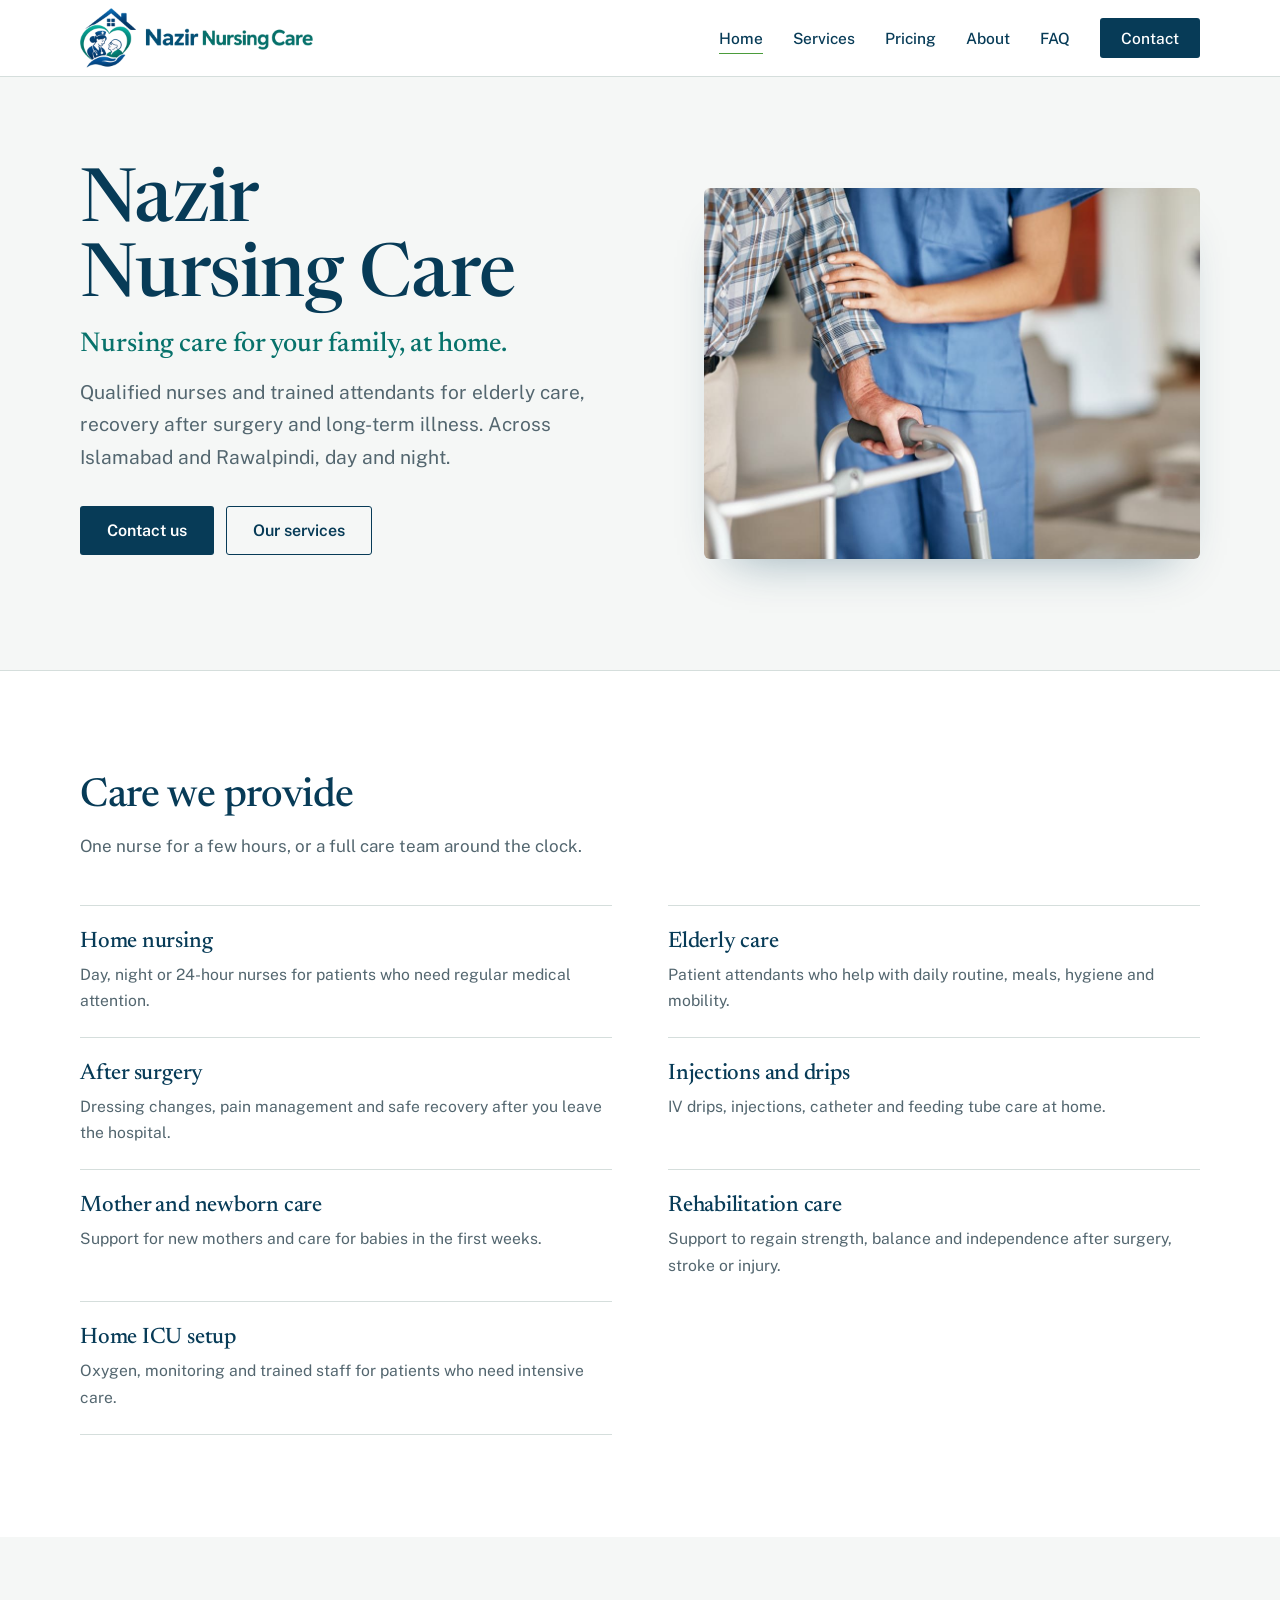
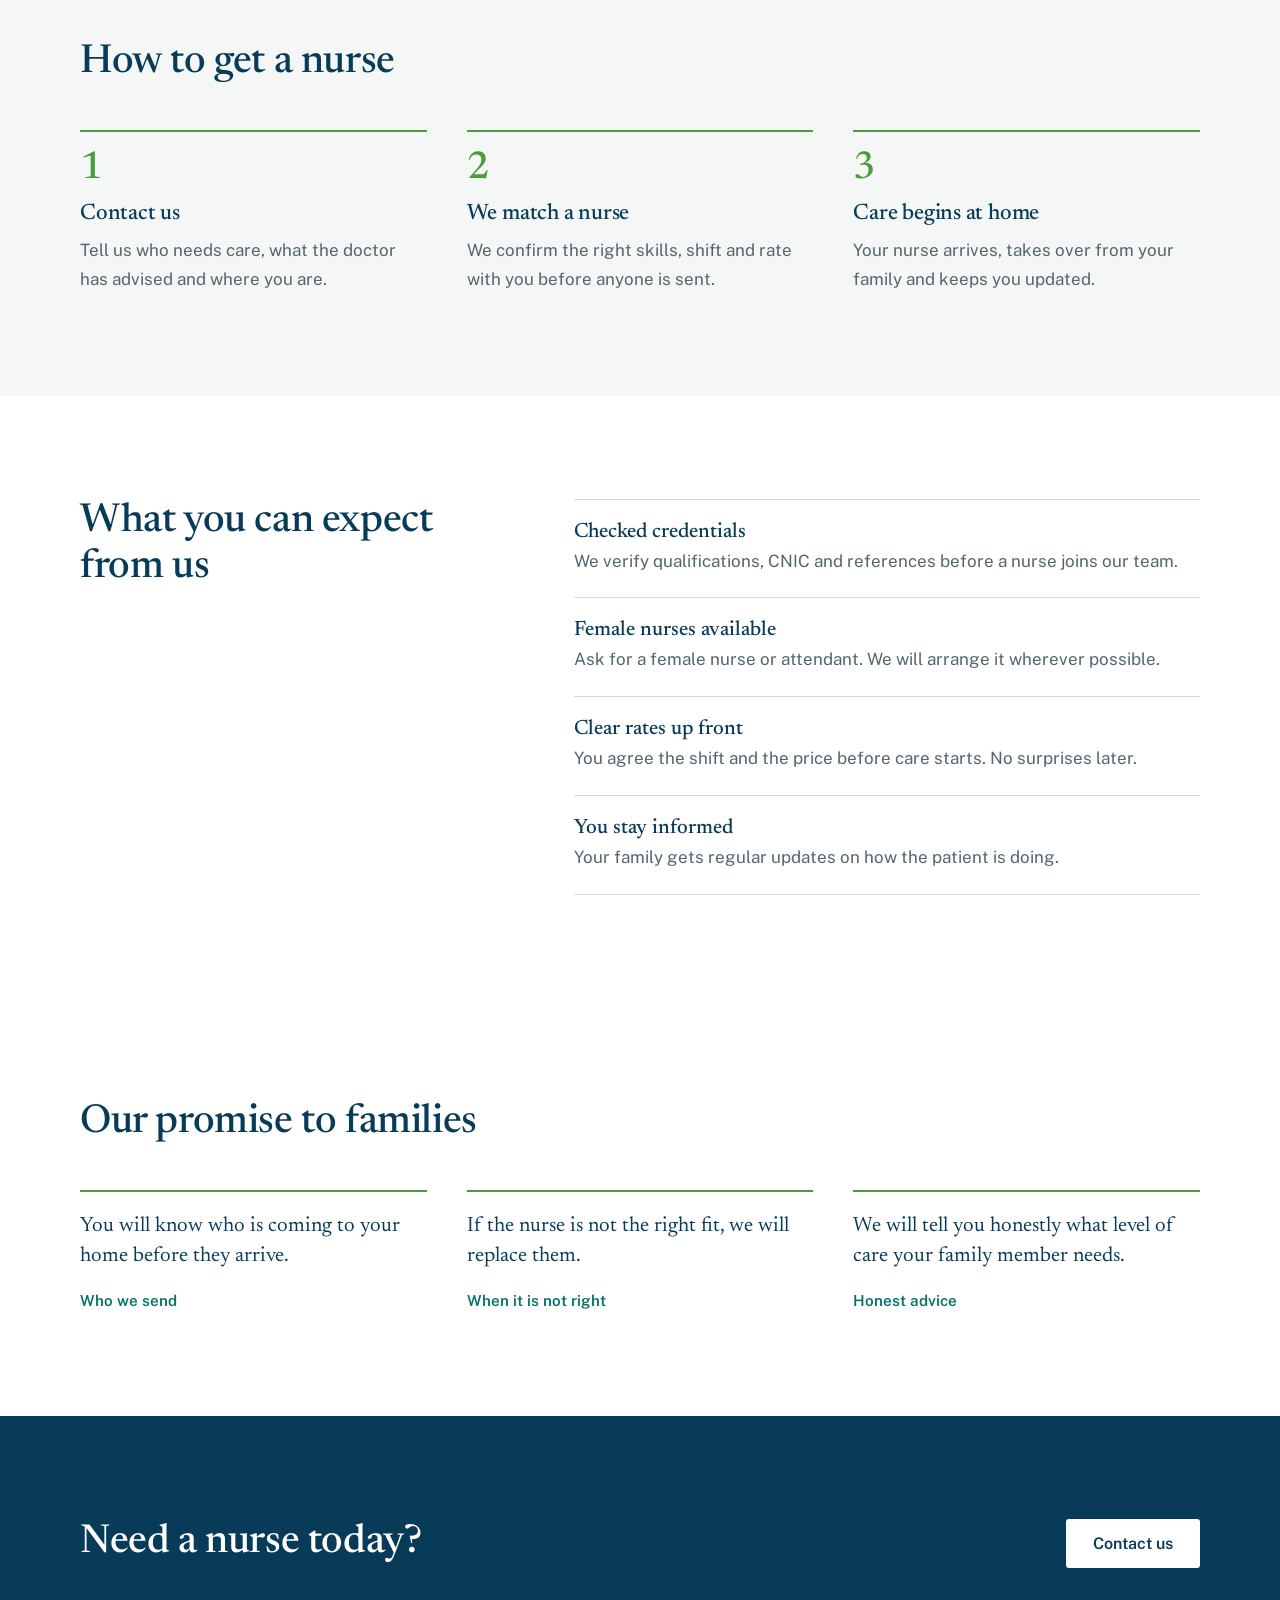
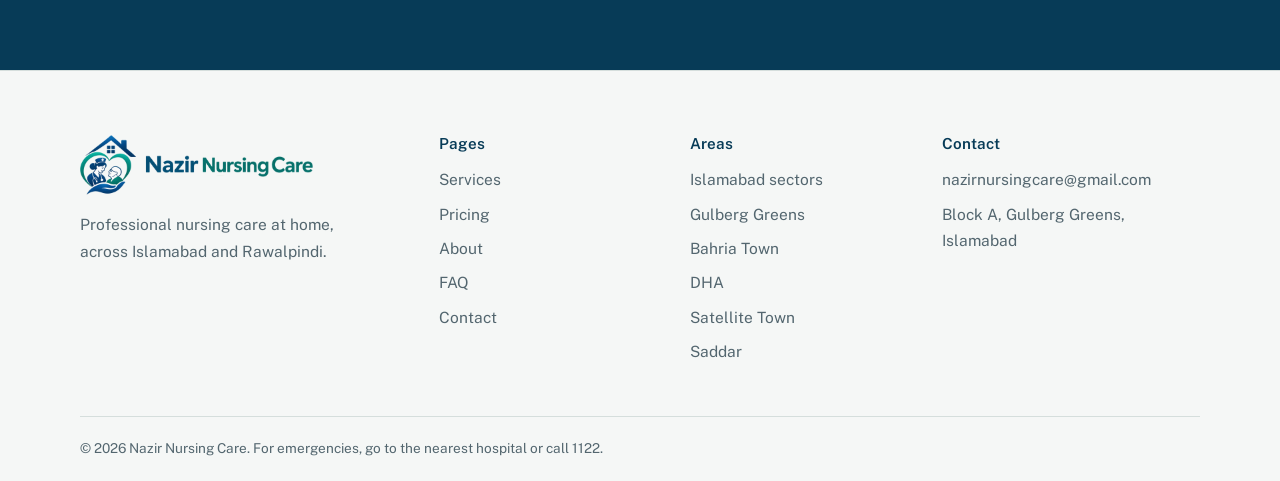
<file: index.html>
<!doctype html>
<html lang="en">
<head>
<meta charset="utf-8">
<meta name="viewport" content="width=device-width,initial-scale=1">
<title>Nazir Nursing Care | Home nursing in Islamabad and Rawalpindi</title>
<meta name="description" content="Qualified nurses and trained attendants for elderly care, post-surgery recovery and long-term illness, in your own home in Islamabad and Rawalpindi.">
<meta property="og:type" content="website">
<meta property="og:site_name" content="Nazir Nursing Care">
<meta property="og:title" content="Nazir Nursing Care | Home nursing in Islamabad and Rawalpindi">
<meta property="og:description" content="Qualified nurses and trained attendants for elderly care, post-surgery recovery and long-term illness, in your own home in Islamabad and Rawalpindi.">
<meta property="og:image" content="https://nazir-nursing-care.mylogiclab.cloud/images/logo-full.png?v=4">
<meta name="theme-color" content="#073b57">
<link rel="preconnect" href="https://fonts.googleapis.com">
<link rel="preconnect" href="https://fonts.gstatic.com" crossorigin>
<link href="https://fonts.googleapis.com/css2?family=Newsreader:opsz,wght@6..72,400;6..72,500&family=Public+Sans:wght@400;500;600&display=swap" rel="stylesheet">
<link rel="canonical" href="https://nazir-nursing-care.mylogiclab.cloud/">
<link rel="icon" href="images/favicon.ico?v=2" sizes="any">
<link rel="icon" href="images/favicon.png?v=2" type="image/png">
<link rel="apple-touch-icon" href="images/apple-touch-icon.png?v=2">
<link rel="stylesheet" href="css/style.css?v=11">
<script type="application/ld+json">
{"@context":"https://schema.org","@type":"MedicalBusiness","name":"Nazir Nursing Care","logo":"images/logo-full.png?v=4","areaServed":["Islamabad","Rawalpindi"],"address":{"@type":"PostalAddress","streetAddress":"Block A, Gulberg Greens","addressLocality":"Islamabad","addressCountry":"PK"}}
</script>
</head>
<body>

<header class="site-head">
  <div class="wrap nav">
    <a class="brand" href="/"><img src="images/logo-horizontal.png?v=4" alt="Nazir Nursing Care" width="233" height="60"></a>
    <button class="burger" aria-label="Menu" aria-expanded="false"><svg viewBox="0 0 24 24" fill="none" stroke="currentColor" stroke-width="2" stroke-linecap="round"><path d="M3 6h18M3 12h18M3 18h18"/></svg></button>
    <ul class="menu">
      <li><a href="/" aria-current="page">Home</a></li>
      <li><a href="services.html">Services</a></li>
      <li><a href="pricing.html">Pricing</a></li>
      <li><a href="about.html">About</a></li>
      <li><a href="faq.html">FAQ</a></li>
      <li><a class="btn btn-ink" href="contact.html">Contact</a></li>
    </ul>
  </div>
</header>

<main>
<section class="hero">
  <div class="wrap">
    <div>
      <h1>Nazir<br>Nursing Care</h1>
      <p class="tagline">Nursing care for your family, at home.</p>
      <p class="lead">Qualified nurses and trained attendants for elderly care, recovery after surgery and long-term illness. Across Islamabad and Rawalpindi, day and night.</p>
      <div class="actions">
        <a class="btn btn-ink" href="contact.html">Contact us</a>
        <a class="btn btn-line" href="services.html">Our services</a>
      </div>
    </div>

    <figure class="hero-photo">
      <img src="images/hero-walker.jpg" alt="A nurse gently supporting an elderly man as he walks with a walking frame at home" width="1396" height="752" fetchpriority="high">
    </figure>
  </div>
</section>

<section class="band">
  <div class="wrap">
    <div class="head"><h2>Care we provide</h2><p class="muted">One nurse for a few hours, or a full care team around the clock.</p></div>
    <ul class="index">
      <li><a href="services.html#home-nursing"><h3>Home nursing</h3><p>Day, night or 24-hour nurses for patients who need regular medical attention.</p></a></li>
      <li><a href="services.html#elderly-care"><h3>Elderly care</h3><p>Patient attendants who help with daily routine, meals, hygiene and mobility.</p></a></li>
      <li><a href="services.html#post-surgery"><h3>After surgery</h3><p>Dressing changes, pain management and safe recovery after you leave the hospital.</p></a></li>
      <li><a href="services.html#injections"><h3>Injections and drips</h3><p>IV drips, injections, catheter and feeding tube care at home.</p></a></li>
      <li><a href="services.html#mother-baby"><h3>Mother and newborn care</h3><p>Support for new mothers and care for babies in the first weeks.</p></a></li>
      <li><a href="services.html#rehabilitation"><h3>Rehabilitation care</h3><p>Support to regain strength, balance and independence after surgery, stroke or injury.</p></a></li>
      <li><a href="services.html#icu-setup"><h3>Home ICU setup</h3><p>Oxygen, monitoring and trained staff for patients who need intensive care.</p></a></li>
    </ul>
  </div>
</section>

<section class="band linen">
  <div class="wrap">
    <div class="head"><h2>How to get a nurse</h2></div>
    <ol class="steps">
      <li><h3>Contact us</h3><p>Tell us who needs care, what the doctor has advised and where you are.</p></li>
      <li><h3>We match a nurse</h3><p>We confirm the right skills, shift and rate with you before anyone is sent.</p></li>
      <li><h3>Care begins at home</h3><p>Your nurse arrives, takes over from your family and keeps you updated.</p></li>
    </ol>
  </div>
</section>

<section class="band">
  <div class="wrap split">
    <div class="sticky"><h2>What you can expect from us</h2></div>
    <ul class="facts">
      <li><b>Checked credentials</b><span>We verify qualifications, CNIC and references before a nurse joins our team.</span></li>
      <li><b>Female nurses available</b><span>Ask for a female nurse or attendant. We will arrange it wherever possible.</span></li>
      <li><b>Clear rates up front</b><span>You agree the shift and the price before care starts. No surprises later.</span></li>
      <li><b>You stay informed</b><span>Your family gets regular updates on how the patient is doing.</span></li>
    </ul>
  </div>
</section>

<section class="band">
  <div class="wrap">
    <div class="head"><h2>Our promise to families</h2></div>
    <div class="quotes">
      <figure>
        <blockquote>You will know who is coming to your home before they arrive.</blockquote>
        <figcaption>Who we send</figcaption>
      </figure>
      <figure>
        <blockquote>If the nurse is not the right fit, we will replace them.</blockquote>
        <figcaption>When it is not right</figcaption>
      </figure>
      <figure>
        <blockquote>We will tell you honestly what level of care your family member needs.</blockquote>
        <figcaption>Honest advice</figcaption>
      </figure>
    </div>
  </div>
</section>

<section class="band ink">
  <div class="wrap cta">
    <h2>Need a nurse today?</h2>
    <div class="actions">
      <a class="btn btn-light" href="contact.html">Contact us</a>
    </div>
  </div>
</section>
</main>

<footer class="site-foot">
  <div class="wrap cols">
    <div>
      <a class="brand" href="/"><img src="images/logo-horizontal.png?v=4" alt="Nazir Nursing Care" width="233" height="60"></a>
      <p>Professional nursing care at home, across Islamabad and Rawalpindi.</p>
    </div>
    <div><h2>Pages</h2><ul><li><a href="services.html">Services</a></li><li><a href="pricing.html">Pricing</a></li><li><a href="about.html">About</a></li><li><a href="faq.html">FAQ</a></li><li><a href="contact.html">Contact</a></li></ul></div>
    <div><h2>Areas</h2><ul><li>Islamabad sectors</li><li>Gulberg Greens</li><li>Bahria Town</li><li>DHA</li><li>Satellite Town</li><li>Saddar</li></ul></div>
    <div><h2>Contact</h2><ul><li><a href="mailto:nazirnursingcare@gmail.com">nazirnursingcare@gmail.com</a></li><li>Block A, Gulberg Greens, Islamabad</li></ul></div>
  </div>
  <div class="wrap legal">&copy; 2026 Nazir Nursing Care. For emergencies, go to the nearest hospital or call 1122.</div>
</footer>

<script src="js/main.js?v=5"></script>
</body>
</html>
</file>
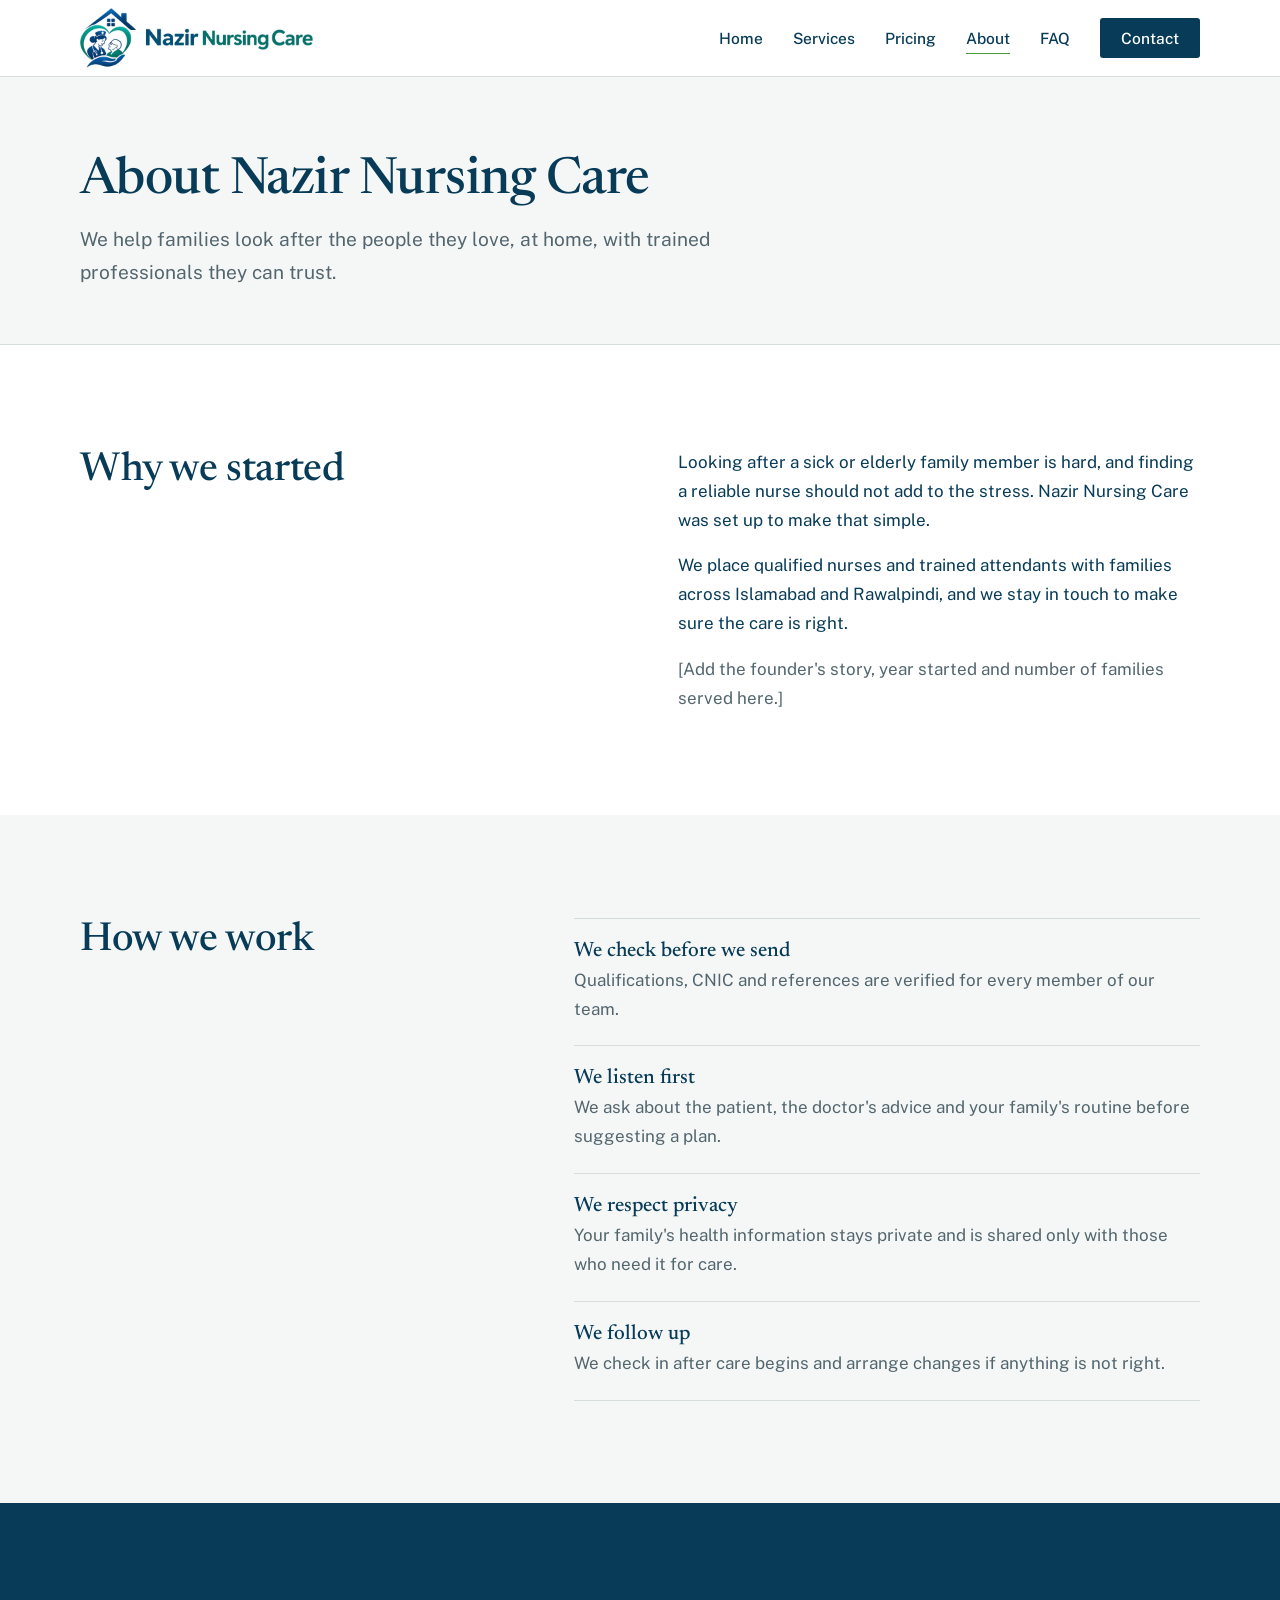
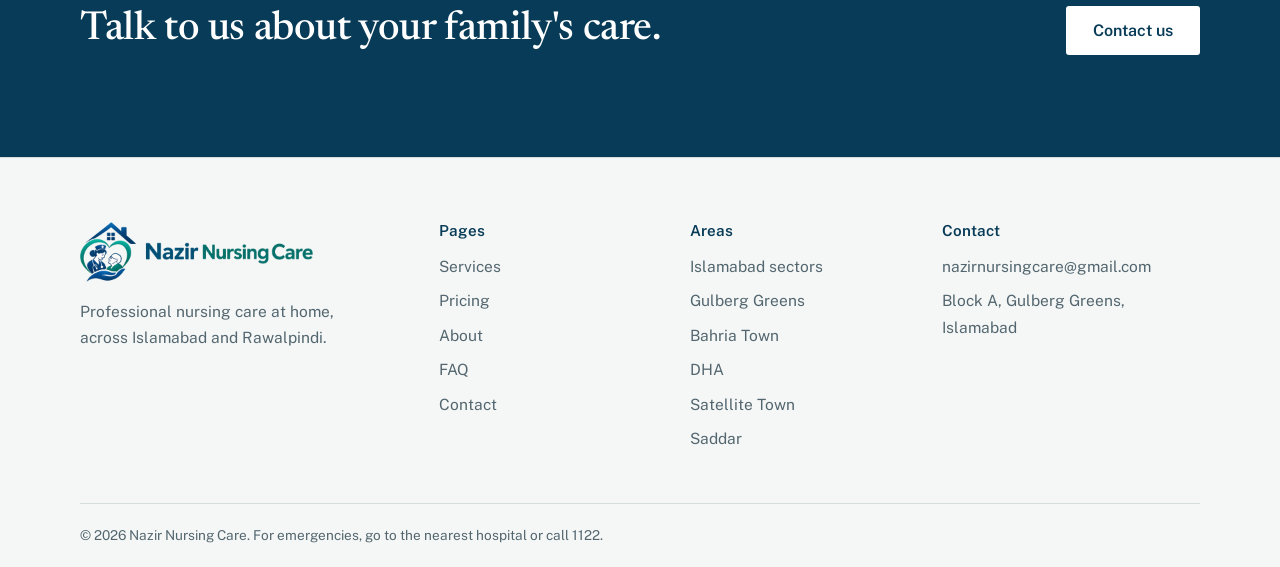
<file: about.html>
<!doctype html>
<html lang="en">
<head>
<meta charset="utf-8">
<meta name="viewport" content="width=device-width,initial-scale=1">
<title>About | Nazir Nursing Care</title>
<meta name="description" content="Nazir Nursing Care provides professional home nursing in Islamabad and Rawalpindi with verified, qualified nurses and attendants.">
<meta property="og:type" content="website">
<meta property="og:site_name" content="Nazir Nursing Care">
<meta property="og:title" content="About | Nazir Nursing Care">
<meta property="og:description" content="Nazir Nursing Care provides professional home nursing in Islamabad and Rawalpindi with verified, qualified nurses and attendants.">
<meta property="og:image" content="https://nazir-nursing-care.mylogiclab.cloud/images/logo-full.png?v=4">
<meta name="theme-color" content="#073b57">
<link rel="preconnect" href="https://fonts.googleapis.com">
<link rel="preconnect" href="https://fonts.gstatic.com" crossorigin>
<link href="https://fonts.googleapis.com/css2?family=Newsreader:opsz,wght@6..72,400;6..72,500&family=Public+Sans:wght@400;500;600&display=swap" rel="stylesheet">
<link rel="icon" href="images/favicon.ico?v=2" sizes="any">
<link rel="icon" href="images/favicon.png?v=2" type="image/png">
<link rel="apple-touch-icon" href="images/apple-touch-icon.png?v=2">
<link rel="stylesheet" href="css/style.css?v=11">
<script type="application/ld+json">
{"@context":"https://schema.org","@type":"MedicalBusiness","name":"Nazir Nursing Care","areaServed":["Islamabad","Rawalpindi"],"address":{"@type":"PostalAddress","streetAddress":"Block A, Gulberg Greens","addressLocality":"Islamabad","addressCountry":"PK"}}
</script>
</head>
<body>

<header class="site-head">
  <div class="wrap nav">
    <a class="brand" href="/"><img src="images/logo-horizontal.png?v=4" alt="Nazir Nursing Care" width="233" height="60"></a>
    <button class="burger" aria-label="Menu" aria-expanded="false"><svg viewBox="0 0 24 24" fill="none" stroke="currentColor" stroke-width="2" stroke-linecap="round"><path d="M3 6h18M3 12h18M3 18h18"/></svg></button>
    <ul class="menu">
      <li><a href="/">Home</a></li>
      <li><a href="services.html">Services</a></li>
      <li><a href="pricing.html">Pricing</a></li>
      <li><a href="about.html" aria-current="page">About</a></li>
      <li><a href="faq.html">FAQ</a></li>
      <li><a class="btn btn-ink" href="contact.html">Contact</a></li>
    </ul>
  </div>
</header>

<main>

<section class="page-head"><div class="wrap"><h1>About Nazir Nursing Care</h1><p class="lead">We help families look after the people they love, at home, with trained professionals they can trust.</p></div></section>
<section class="band"><div class="wrap split even">
  <div>
    <h2>Why we started</h2>
  </div>
  <div>
    <p>Looking after a sick or elderly family member is hard, and finding a reliable nurse should not add to the stress. Nazir Nursing Care was set up to make that simple.</p>
    <p style="margin-top:1em">We place qualified nurses and trained attendants with families across Islamabad and Rawalpindi, and we stay in touch to make sure the care is right.</p>
    <p style="margin-top:1em" class="muted">[Add the founder's story, year started and number of families served here.]</p>
  </div>
</div></section>
<section class="band linen"><div class="wrap split">
  <div class="sticky"><h2>How we work</h2></div>
  <ul class="facts">
    <li><b>We check before we send</b><span>Qualifications, CNIC and references are verified for every member of our team.</span></li>
    <li><b>We listen first</b><span>We ask about the patient, the doctor's advice and your family's routine before suggesting a plan.</span></li>
    <li><b>We respect privacy</b><span>Your family's health information stays private and is shared only with those who need it for care.</span></li>
    <li><b>We follow up</b><span>We check in after care begins and arrange changes if anything is not right.</span></li>
  </ul>
</div></section>
<section class="band ink">
  <div class="wrap cta">
    <h2>Talk to us about your family's care.</h2>
    <div class="actions">
      <a class="btn btn-light" href="contact.html">Contact us</a>
    </div>
  </div>
</section>
</main>

<footer class="site-foot">
  <div class="wrap cols">
    <div>
      <a class="brand" href="/"><img src="images/logo-horizontal.png?v=4" alt="Nazir Nursing Care" width="233" height="60"></a>
      <p>Professional nursing care at home, across Islamabad and Rawalpindi.</p>
    </div>
    <div><h2>Pages</h2><ul><li><a href="services.html">Services</a></li><li><a href="pricing.html">Pricing</a></li><li><a href="about.html">About</a></li><li><a href="faq.html">FAQ</a></li><li><a href="contact.html">Contact</a></li></ul></div>
    <div><h2>Areas</h2><ul><li>Islamabad sectors</li><li>Gulberg Greens</li><li>Bahria Town</li><li>DHA</li><li>Satellite Town</li><li>Saddar</li></ul></div>
    <div><h2>Contact</h2><ul><li><a href="mailto:nazirnursingcare@gmail.com">nazirnursingcare@gmail.com</a></li><li>Block A, Gulberg Greens, Islamabad</li></ul></div>
  </div>
  <div class="wrap legal">&copy; 2026 Nazir Nursing Care. For emergencies, go to the nearest hospital or call 1122.</div>
</footer>

<script src="js/main.js?v=5"></script>
</body>
</html>
</file>
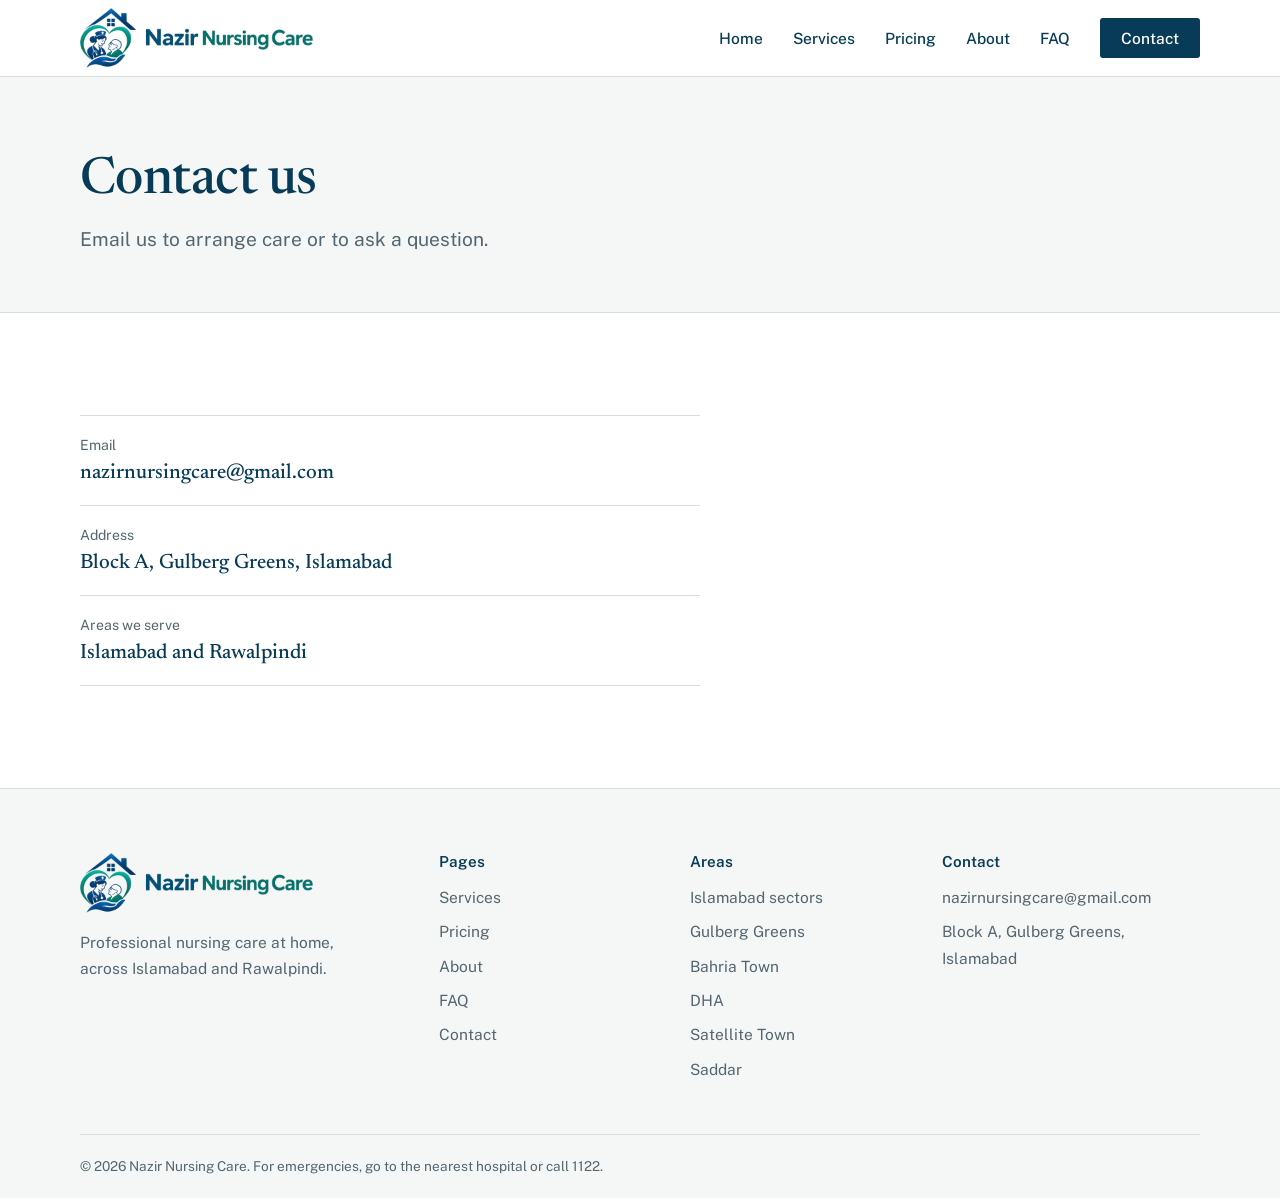
<file: contact.html>
<!doctype html>
<html lang="en">
<head>
<meta charset="utf-8">
<meta name="viewport" content="width=device-width,initial-scale=1">
<title>Contact | Nazir Nursing Care</title>
<meta name="description" content="Contact Nazir Nursing Care to arrange home nursing care in Islamabad and Rawalpindi.">
<meta property="og:type" content="website">
<meta property="og:site_name" content="Nazir Nursing Care">
<meta property="og:title" content="Contact | Nazir Nursing Care">
<meta property="og:description" content="Contact Nazir Nursing Care to arrange home nursing care in Islamabad and Rawalpindi.">
<meta property="og:image" content="https://nazir-nursing-care.mylogiclab.cloud/images/logo-full.png?v=4">
<meta name="theme-color" content="#073b57">
<link rel="preconnect" href="https://fonts.googleapis.com">
<link rel="preconnect" href="https://fonts.gstatic.com" crossorigin>
<link href="https://fonts.googleapis.com/css2?family=Newsreader:opsz,wght@6..72,400;6..72,500&family=Public+Sans:wght@400;500;600&display=swap" rel="stylesheet">
<link rel="icon" href="images/favicon.ico?v=2" sizes="any">
<link rel="icon" href="images/favicon.png?v=2" type="image/png">
<link rel="apple-touch-icon" href="images/apple-touch-icon.png?v=2">
<link rel="stylesheet" href="css/style.css?v=11">
<script type="application/ld+json">
{"@context":"https://schema.org","@type":"MedicalBusiness","name":"Nazir Nursing Care","areaServed":["Islamabad","Rawalpindi"],"address":{"@type":"PostalAddress","streetAddress":"Block A, Gulberg Greens","addressLocality":"Islamabad","addressCountry":"PK"}}
</script>
</head>
<body>

<header class="site-head">
  <div class="wrap nav">
    <a class="brand" href="/"><img src="images/logo-horizontal.png?v=4" alt="Nazir Nursing Care" width="233" height="60"></a>
    <button class="burger" aria-label="Menu" aria-expanded="false"><svg viewBox="0 0 24 24" fill="none" stroke="currentColor" stroke-width="2" stroke-linecap="round"><path d="M3 6h18M3 12h18M3 18h18"/></svg></button>
    <ul class="menu">
      <li><a href="/">Home</a></li>
      <li><a href="services.html">Services</a></li>
      <li><a href="pricing.html">Pricing</a></li>
      <li><a href="about.html">About</a></li>
      <li><a href="faq.html">FAQ</a></li>
      <li><a class="btn btn-ink" href="contact.html">Contact</a></li>
    </ul>
  </div>
</header>

<main>
<section class="page-head"><div class="wrap"><h1>Contact us</h1><p class="lead">Email us to arrange care or to ask a question.</p></div></section>
<section class="band"><div class="wrap">
  <ul class="rows">
    <li><small>Email</small><a href="mailto:nazirnursingcare@gmail.com">nazirnursingcare@gmail.com</a></li>
    <li><small>Address</small><span>Block A, Gulberg Greens, Islamabad</span></li>
    <li><small>Areas we serve</small><span>Islamabad and Rawalpindi</span></li>
  </ul>
</div></section>
</main>

<footer class="site-foot">
  <div class="wrap cols">
    <div>
      <a class="brand" href="/"><img src="images/logo-horizontal.png?v=4" alt="Nazir Nursing Care" width="233" height="60"></a>
      <p>Professional nursing care at home, across Islamabad and Rawalpindi.</p>
    </div>
    <div><h2>Pages</h2><ul><li><a href="services.html">Services</a></li><li><a href="pricing.html">Pricing</a></li><li><a href="about.html">About</a></li><li><a href="faq.html">FAQ</a></li><li><a href="contact.html">Contact</a></li></ul></div>
    <div><h2>Areas</h2><ul><li>Islamabad sectors</li><li>Gulberg Greens</li><li>Bahria Town</li><li>DHA</li><li>Satellite Town</li><li>Saddar</li></ul></div>
    <div><h2>Contact</h2><ul><li><a href="mailto:nazirnursingcare@gmail.com">nazirnursingcare@gmail.com</a></li><li>Block A, Gulberg Greens, Islamabad</li></ul></div>
  </div>
  <div class="wrap legal">&copy; 2026 Nazir Nursing Care. For emergencies, go to the nearest hospital or call 1122.</div>
</footer>

<script src="js/main.js?v=5"></script>
</body>
</html>
</file>
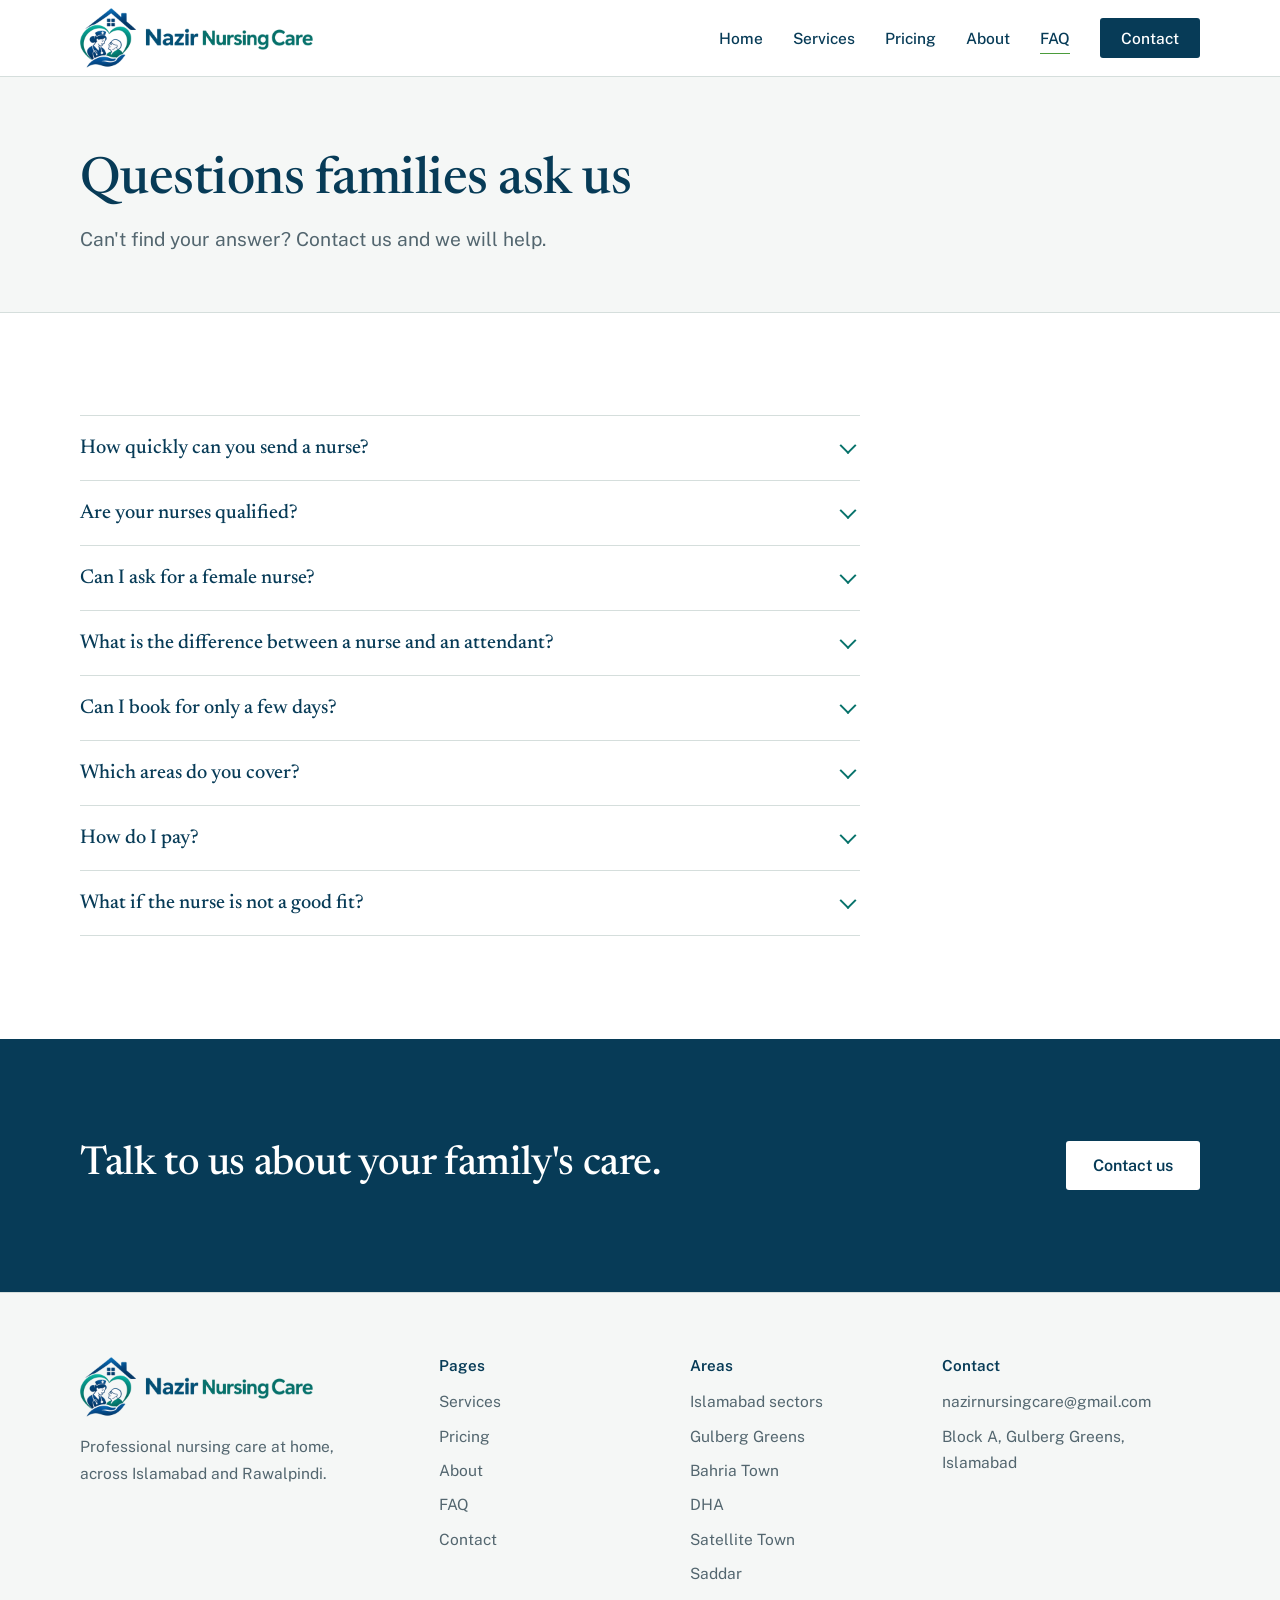
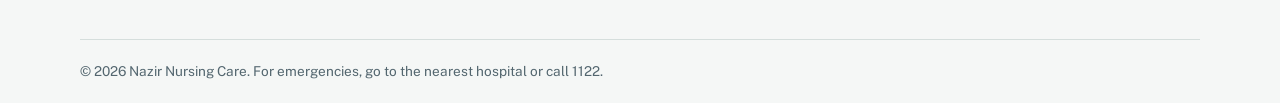
<file: faq.html>
<!doctype html>
<html lang="en">
<head>
<meta charset="utf-8">
<meta name="viewport" content="width=device-width,initial-scale=1">
<title>FAQ | Nazir Nursing Care</title>
<meta name="description" content="Answers to common questions about booking a home nurse, rates, female nurses and areas covered in Islamabad and Rawalpindi.">
<meta property="og:type" content="website">
<meta property="og:site_name" content="Nazir Nursing Care">
<meta property="og:title" content="FAQ | Nazir Nursing Care">
<meta property="og:description" content="Answers to common questions about booking a home nurse, rates, female nurses and areas covered in Islamabad and Rawalpindi.">
<meta property="og:image" content="https://nazir-nursing-care.mylogiclab.cloud/images/logo-full.png?v=4">
<meta name="theme-color" content="#073b57">
<link rel="preconnect" href="https://fonts.googleapis.com">
<link rel="preconnect" href="https://fonts.gstatic.com" crossorigin>
<link href="https://fonts.googleapis.com/css2?family=Newsreader:opsz,wght@6..72,400;6..72,500&family=Public+Sans:wght@400;500;600&display=swap" rel="stylesheet">
<link rel="icon" href="images/favicon.ico?v=2" sizes="any">
<link rel="icon" href="images/favicon.png?v=2" type="image/png">
<link rel="apple-touch-icon" href="images/apple-touch-icon.png?v=2">
<link rel="stylesheet" href="css/style.css?v=11">
<script type="application/ld+json">
{"@context":"https://schema.org","@type":"MedicalBusiness","name":"Nazir Nursing Care","areaServed":["Islamabad","Rawalpindi"],"address":{"@type":"PostalAddress","streetAddress":"Block A, Gulberg Greens","addressLocality":"Islamabad","addressCountry":"PK"}}
</script>
</head>
<body>

<header class="site-head">
  <div class="wrap nav">
    <a class="brand" href="/"><img src="images/logo-horizontal.png?v=4" alt="Nazir Nursing Care" width="233" height="60"></a>
    <button class="burger" aria-label="Menu" aria-expanded="false"><svg viewBox="0 0 24 24" fill="none" stroke="currentColor" stroke-width="2" stroke-linecap="round"><path d="M3 6h18M3 12h18M3 18h18"/></svg></button>
    <ul class="menu">
      <li><a href="/">Home</a></li>
      <li><a href="services.html">Services</a></li>
      <li><a href="pricing.html">Pricing</a></li>
      <li><a href="about.html">About</a></li>
      <li><a href="faq.html" aria-current="page">FAQ</a></li>
      <li><a class="btn btn-ink" href="contact.html">Contact</a></li>
    </ul>
  </div>
</header>

<main>

<section class="page-head"><div class="wrap"><h1>Questions families ask us</h1><p class="lead">Can't find your answer? Contact us and we will help.</p></div></section>
<section class="band"><div class="wrap"><div class="faq"><details><summary>How quickly can you send a nurse?</summary><p>Contact us with the patient's details and your area. We will tell you how soon a nurse can reach you. For urgent needs we do our best to arrange care the same day.</p></details><details><summary>Are your nurses qualified?</summary><p>Yes. We check qualifications, CNIC and references before a nurse or attendant joins our team. Tell us the kind of care you need and we will match the right skills.</p></details><details><summary>Can I ask for a female nurse?</summary><p>Yes. Ask when you contact us and we will arrange a female nurse or attendant wherever possible.</p></details><details><summary>What is the difference between a nurse and an attendant?</summary><p>A registered nurse gives medical care such as injections, drips and wound care. An attendant helps with daily needs such as bathing, meals and moving around. Many families use both.</p></details><details><summary>Can I book for only a few days?</summary><p>Yes. You can book for a single visit, a few days or a long-term arrangement. Monthly bookings have a lower daily rate.</p></details><details><summary>Which areas do you cover?</summary><p>We serve Islamabad and Rawalpindi, including the main Islamabad sectors, Gulberg Greens, Bahria Town, DHA, Satellite Town and Saddar. If your area is not listed, contact us and ask.</p></details><details><summary>How do I pay?</summary><p>We agree the rate before care starts. Payment can be made in cash or by bank transfer. Ask us for details when you book.</p></details><details><summary>What if the nurse is not a good fit?</summary><p>Tell us and we will arrange a replacement as quickly as we can. Your patient's comfort comes first.</p></details></div></div></section>
<section class="band ink">
  <div class="wrap cta">
    <h2>Talk to us about your family's care.</h2>
    <div class="actions">
      <a class="btn btn-light" href="contact.html">Contact us</a>
    </div>
  </div>
</section>
</main>

<footer class="site-foot">
  <div class="wrap cols">
    <div>
      <a class="brand" href="/"><img src="images/logo-horizontal.png?v=4" alt="Nazir Nursing Care" width="233" height="60"></a>
      <p>Professional nursing care at home, across Islamabad and Rawalpindi.</p>
    </div>
    <div><h2>Pages</h2><ul><li><a href="services.html">Services</a></li><li><a href="pricing.html">Pricing</a></li><li><a href="about.html">About</a></li><li><a href="faq.html">FAQ</a></li><li><a href="contact.html">Contact</a></li></ul></div>
    <div><h2>Areas</h2><ul><li>Islamabad sectors</li><li>Gulberg Greens</li><li>Bahria Town</li><li>DHA</li><li>Satellite Town</li><li>Saddar</li></ul></div>
    <div><h2>Contact</h2><ul><li><a href="mailto:nazirnursingcare@gmail.com">nazirnursingcare@gmail.com</a></li><li>Block A, Gulberg Greens, Islamabad</li></ul></div>
  </div>
  <div class="wrap legal">&copy; 2026 Nazir Nursing Care. For emergencies, go to the nearest hospital or call 1122.</div>
</footer>

<script src="js/main.js?v=5"></script>
</body>
</html>
</file>
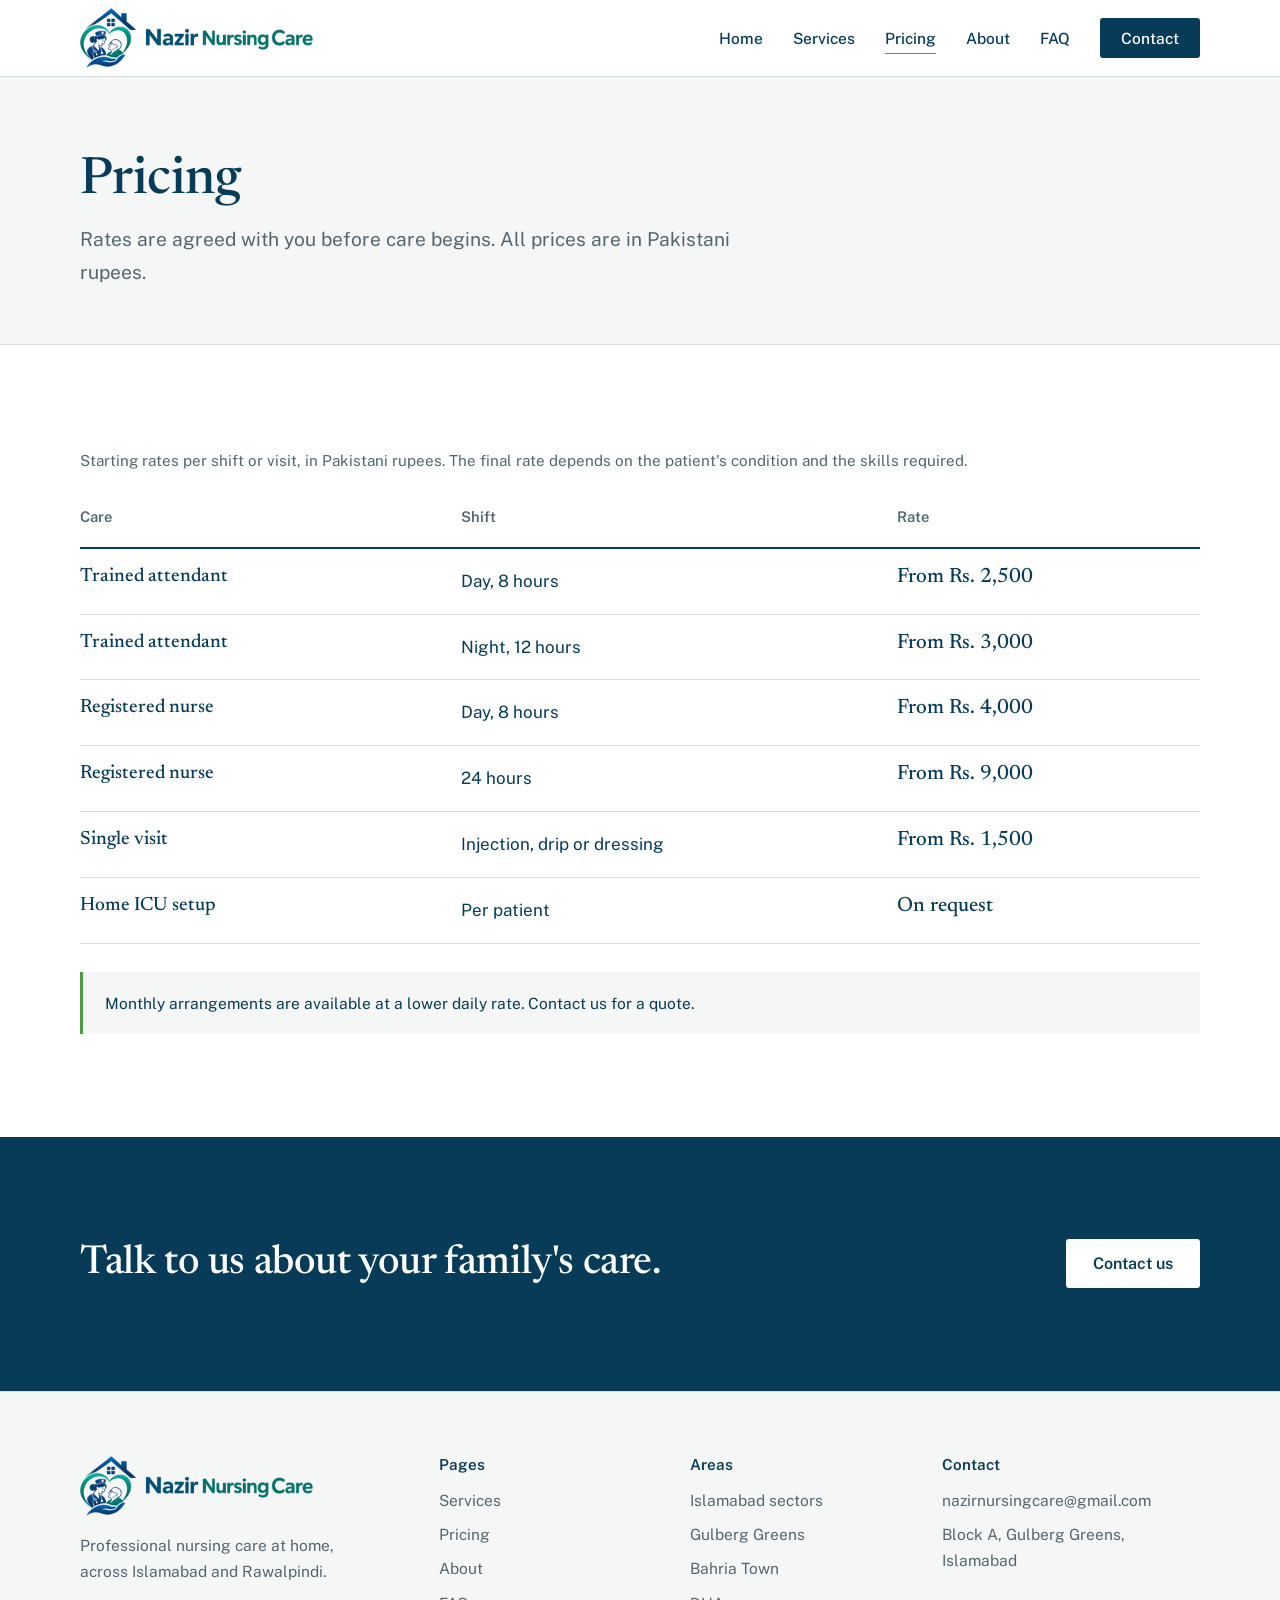
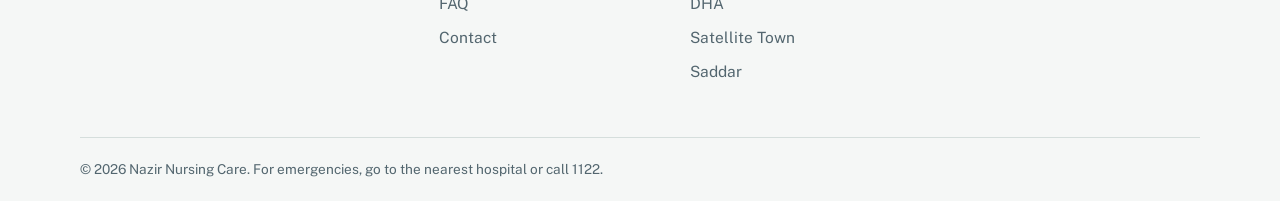
<file: pricing.html>
<!doctype html>
<html lang="en">
<head>
<meta charset="utf-8">
<meta name="viewport" content="width=device-width,initial-scale=1">
<title>Pricing | Nazir Nursing Care</title>
<meta name="description" content="Clear nursing care rates in PKR for day, night and 24-hour shifts in Islamabad and Rawalpindi.">
<meta property="og:type" content="website">
<meta property="og:site_name" content="Nazir Nursing Care">
<meta property="og:title" content="Pricing | Nazir Nursing Care">
<meta property="og:description" content="Clear nursing care rates in PKR for day, night and 24-hour shifts in Islamabad and Rawalpindi.">
<meta property="og:image" content="https://nazir-nursing-care.mylogiclab.cloud/images/logo-full.png?v=4">
<meta name="theme-color" content="#073b57">
<link rel="preconnect" href="https://fonts.googleapis.com">
<link rel="preconnect" href="https://fonts.gstatic.com" crossorigin>
<link href="https://fonts.googleapis.com/css2?family=Newsreader:opsz,wght@6..72,400;6..72,500&family=Public+Sans:wght@400;500;600&display=swap" rel="stylesheet">
<link rel="icon" href="images/favicon.ico?v=2" sizes="any">
<link rel="icon" href="images/favicon.png?v=2" type="image/png">
<link rel="apple-touch-icon" href="images/apple-touch-icon.png?v=2">
<link rel="stylesheet" href="css/style.css?v=11">
<script type="application/ld+json">
{"@context":"https://schema.org","@type":"MedicalBusiness","name":"Nazir Nursing Care","areaServed":["Islamabad","Rawalpindi"],"address":{"@type":"PostalAddress","streetAddress":"Block A, Gulberg Greens","addressLocality":"Islamabad","addressCountry":"PK"}}
</script>
</head>
<body>

<header class="site-head">
  <div class="wrap nav">
    <a class="brand" href="/"><img src="images/logo-horizontal.png?v=4" alt="Nazir Nursing Care" width="233" height="60"></a>
    <button class="burger" aria-label="Menu" aria-expanded="false"><svg viewBox="0 0 24 24" fill="none" stroke="currentColor" stroke-width="2" stroke-linecap="round"><path d="M3 6h18M3 12h18M3 18h18"/></svg></button>
    <ul class="menu">
      <li><a href="/">Home</a></li>
      <li><a href="services.html">Services</a></li>
      <li><a href="pricing.html" aria-current="page">Pricing</a></li>
      <li><a href="about.html">About</a></li>
      <li><a href="faq.html">FAQ</a></li>
      <li><a class="btn btn-ink" href="contact.html">Contact</a></li>
    </ul>
  </div>
</header>

<main>

<section class="page-head"><div class="wrap"><h1>Pricing</h1><p class="lead">Rates are agreed with you before care begins. All prices are in Pakistani rupees.</p></div></section>
<section class="band"><div class="wrap">
  <table>
    <caption>Starting rates per shift or visit, in Pakistani rupees. The final rate depends on the patient's condition and the skills required.</caption>
    <thead><tr><th>Care</th><th>Shift</th><th>Rate</th></tr></thead>
    <tbody>
      <tr><th scope="row">Trained attendant</th><td>Day, 8 hours</td><td class="rs">From Rs. 2,500</td></tr>
      <tr><th scope="row">Trained attendant</th><td>Night, 12 hours</td><td class="rs">From Rs. 3,000</td></tr>
      <tr><th scope="row">Registered nurse</th><td>Day, 8 hours</td><td class="rs">From Rs. 4,000</td></tr>
      <tr><th scope="row">Registered nurse</th><td>24 hours</td><td class="rs">From Rs. 9,000</td></tr>
      <tr><th scope="row">Single visit</th><td>Injection, drip or dressing</td><td class="rs">From Rs. 1,500</td></tr>
      <tr><th scope="row">Home ICU setup</th><td>Per patient</td><td class="rs">On request</td></tr>
    </tbody>
  </table>
  <div class="aside">Monthly arrangements are available at a lower daily rate. Contact us for a quote.</div>
</div></section>
<section class="band ink">
  <div class="wrap cta">
    <h2>Talk to us about your family's care.</h2>
    <div class="actions">
      <a class="btn btn-light" href="contact.html">Contact us</a>
    </div>
  </div>
</section>
</main>

<footer class="site-foot">
  <div class="wrap cols">
    <div>
      <a class="brand" href="/"><img src="images/logo-horizontal.png?v=4" alt="Nazir Nursing Care" width="233" height="60"></a>
      <p>Professional nursing care at home, across Islamabad and Rawalpindi.</p>
    </div>
    <div><h2>Pages</h2><ul><li><a href="services.html">Services</a></li><li><a href="pricing.html">Pricing</a></li><li><a href="about.html">About</a></li><li><a href="faq.html">FAQ</a></li><li><a href="contact.html">Contact</a></li></ul></div>
    <div><h2>Areas</h2><ul><li>Islamabad sectors</li><li>Gulberg Greens</li><li>Bahria Town</li><li>DHA</li><li>Satellite Town</li><li>Saddar</li></ul></div>
    <div><h2>Contact</h2><ul><li><a href="mailto:nazirnursingcare@gmail.com">nazirnursingcare@gmail.com</a></li><li>Block A, Gulberg Greens, Islamabad</li></ul></div>
  </div>
  <div class="wrap legal">&copy; 2026 Nazir Nursing Care. For emergencies, go to the nearest hospital or call 1122.</div>
</footer>

<script src="js/main.js?v=5"></script>
</body>
</html>
</file>
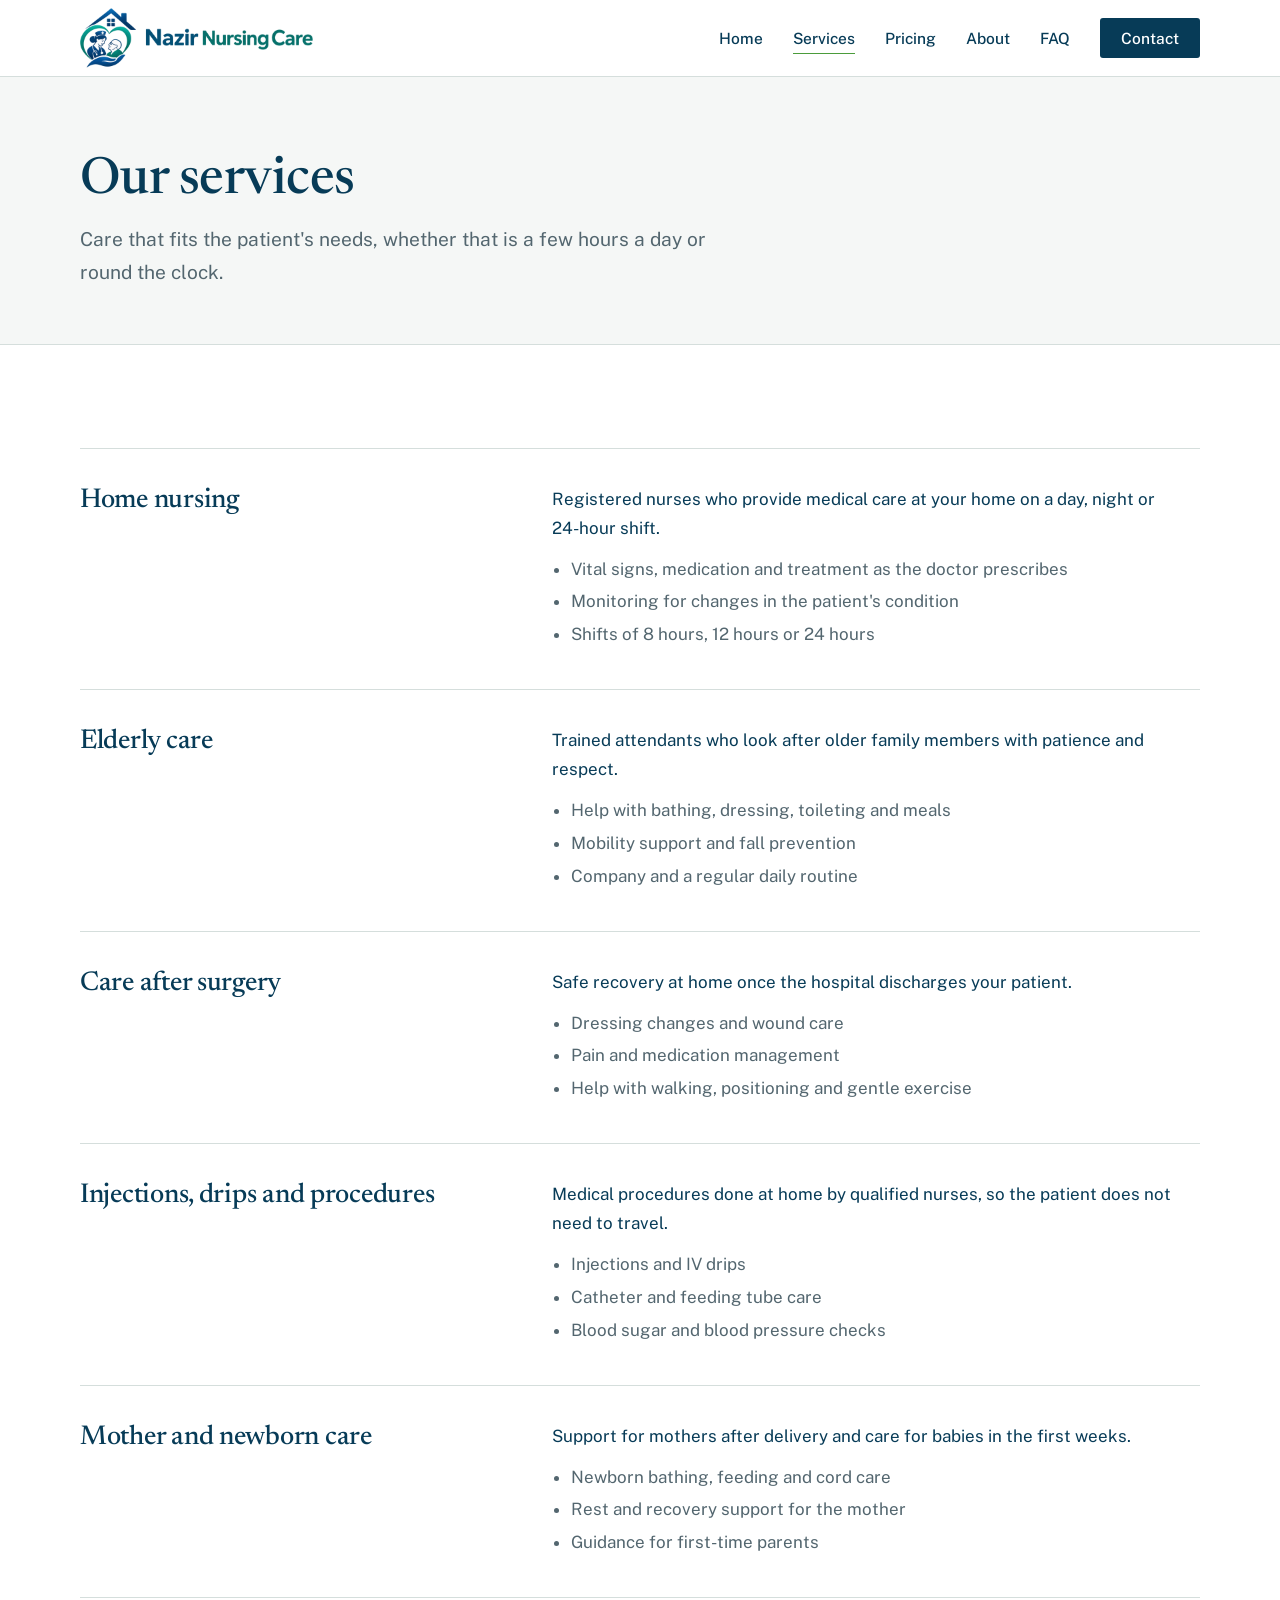
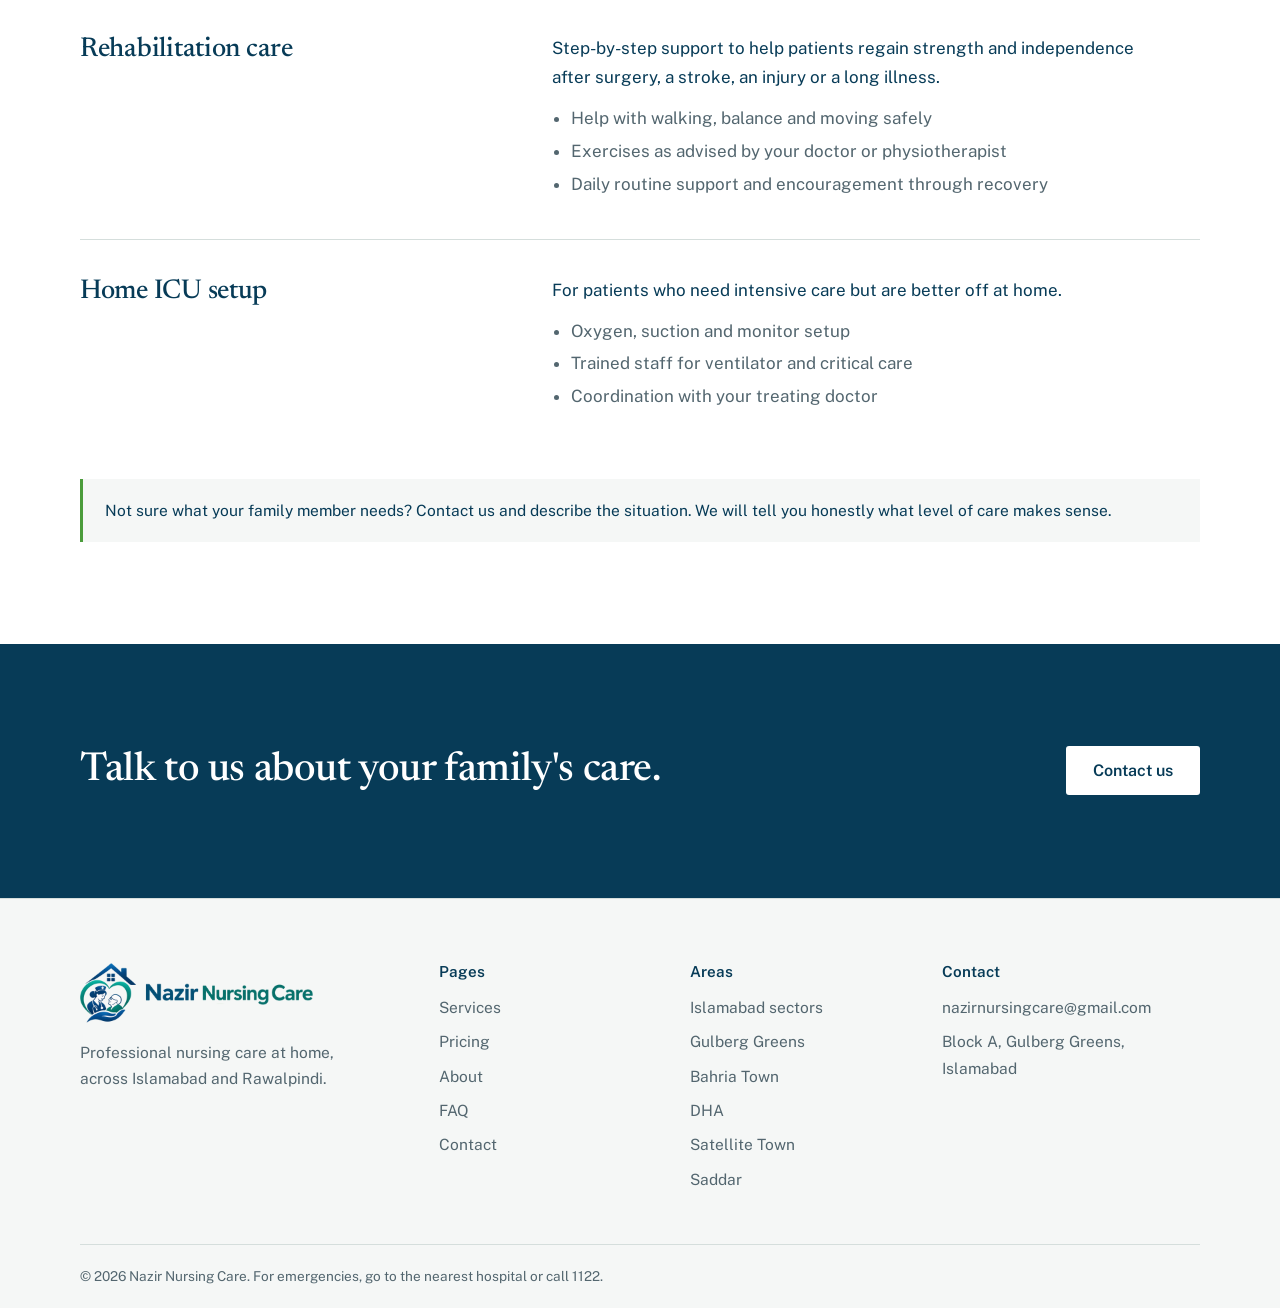
<file: services.html>
<!doctype html>
<html lang="en">
<head>
<meta charset="utf-8">
<meta name="viewport" content="width=device-width,initial-scale=1">
<title>Services | Nazir Nursing Care</title>
<meta name="description" content="Home nursing, elderly care, post-surgery care, injections and drips, newborn care and home ICU setup in Islamabad and Rawalpindi.">
<meta property="og:type" content="website">
<meta property="og:site_name" content="Nazir Nursing Care">
<meta property="og:title" content="Services | Nazir Nursing Care">
<meta property="og:description" content="Home nursing, elderly care, post-surgery care, injections and drips, newborn care and home ICU setup in Islamabad and Rawalpindi.">
<meta property="og:image" content="https://nazir-nursing-care.mylogiclab.cloud/images/logo-full.png?v=4">
<meta name="theme-color" content="#073b57">
<link rel="preconnect" href="https://fonts.googleapis.com">
<link rel="preconnect" href="https://fonts.gstatic.com" crossorigin>
<link href="https://fonts.googleapis.com/css2?family=Newsreader:opsz,wght@6..72,400;6..72,500&family=Public+Sans:wght@400;500;600&display=swap" rel="stylesheet">
<link rel="icon" href="images/favicon.ico?v=2" sizes="any">
<link rel="icon" href="images/favicon.png?v=2" type="image/png">
<link rel="apple-touch-icon" href="images/apple-touch-icon.png?v=2">
<link rel="stylesheet" href="css/style.css?v=11">
<script type="application/ld+json">
{"@context":"https://schema.org","@type":"MedicalBusiness","name":"Nazir Nursing Care","areaServed":["Islamabad","Rawalpindi"],"address":{"@type":"PostalAddress","streetAddress":"Block A, Gulberg Greens","addressLocality":"Islamabad","addressCountry":"PK"}}
</script>
</head>
<body>

<header class="site-head">
  <div class="wrap nav">
    <a class="brand" href="/"><img src="images/logo-horizontal.png?v=4" alt="Nazir Nursing Care" width="233" height="60"></a>
    <button class="burger" aria-label="Menu" aria-expanded="false"><svg viewBox="0 0 24 24" fill="none" stroke="currentColor" stroke-width="2" stroke-linecap="round"><path d="M3 6h18M3 12h18M3 18h18"/></svg></button>
    <ul class="menu">
      <li><a href="/">Home</a></li>
      <li><a href="services.html" aria-current="page">Services</a></li>
      <li><a href="pricing.html">Pricing</a></li>
      <li><a href="about.html">About</a></li>
      <li><a href="faq.html">FAQ</a></li>
      <li><a class="btn btn-ink" href="contact.html">Contact</a></li>
    </ul>
  </div>
</header>

<main>

<section class="page-head"><div class="wrap"><h1>Our services</h1><p class="lead">Care that fits the patient's needs, whether that is a few hours a day or round the clock.</p></div></section>
<section class="band"><div class="wrap">
    <article class="svc" id="home-nursing">
      <div><h2 style="font-size:1.7rem">Home nursing</h2></div>
      <div><p>Registered nurses who provide medical care at your home on a day, night or 24-hour shift.</p><ul><li>Vital signs, medication and treatment as the doctor prescribes</li><li>Monitoring for changes in the patient's condition</li><li>Shifts of 8 hours, 12 hours or 24 hours</li></ul></div>
    </article>
    <article class="svc" id="elderly-care">
      <div><h2 style="font-size:1.7rem">Elderly care</h2></div>
      <div><p>Trained attendants who look after older family members with patience and respect.</p><ul><li>Help with bathing, dressing, toileting and meals</li><li>Mobility support and fall prevention</li><li>Company and a regular daily routine</li></ul></div>
    </article>
    <article class="svc" id="post-surgery">
      <div><h2 style="font-size:1.7rem">Care after surgery</h2></div>
      <div><p>Safe recovery at home once the hospital discharges your patient.</p><ul><li>Dressing changes and wound care</li><li>Pain and medication management</li><li>Help with walking, positioning and gentle exercise</li></ul></div>
    </article>
    <article class="svc" id="injections">
      <div><h2 style="font-size:1.7rem">Injections, drips and procedures</h2></div>
      <div><p>Medical procedures done at home by qualified nurses, so the patient does not need to travel.</p><ul><li>Injections and IV drips</li><li>Catheter and feeding tube care</li><li>Blood sugar and blood pressure checks</li></ul></div>
    </article>
    <article class="svc" id="mother-baby">
      <div><h2 style="font-size:1.7rem">Mother and newborn care</h2></div>
      <div><p>Support for mothers after delivery and care for babies in the first weeks.</p><ul><li>Newborn bathing, feeding and cord care</li><li>Rest and recovery support for the mother</li><li>Guidance for first-time parents</li></ul></div>
    </article>
    <article class="svc" id="rehabilitation">
      <div><h2 style="font-size:1.7rem">Rehabilitation care</h2></div>
      <div><p>Step-by-step support to help patients regain strength and independence after surgery, a stroke, an injury or a long illness.</p><ul><li>Help with walking, balance and moving safely</li><li>Exercises as advised by your doctor or physiotherapist</li><li>Daily routine support and encouragement through recovery</li></ul></div>
    </article>
    <article class="svc" id="icu-setup">
      <div><h2 style="font-size:1.7rem">Home ICU setup</h2></div>
      <div><p>For patients who need intensive care but are better off at home.</p><ul><li>Oxygen, suction and monitor setup</li><li>Trained staff for ventilator and critical care</li><li>Coordination with your treating doctor</li></ul></div>
    </article>
  <div class="aside">Not sure what your family member needs? Contact us and describe the situation. We will tell you honestly what level of care makes sense.</div>
</div></section>
<section class="band ink">
  <div class="wrap cta">
    <h2>Talk to us about your family's care.</h2>
    <div class="actions">
      <a class="btn btn-light" href="contact.html">Contact us</a>
    </div>
  </div>
</section>
</main>

<footer class="site-foot">
  <div class="wrap cols">
    <div>
      <a class="brand" href="/"><img src="images/logo-horizontal.png?v=4" alt="Nazir Nursing Care" width="233" height="60"></a>
      <p>Professional nursing care at home, across Islamabad and Rawalpindi.</p>
    </div>
    <div><h2>Pages</h2><ul><li><a href="services.html">Services</a></li><li><a href="pricing.html">Pricing</a></li><li><a href="about.html">About</a></li><li><a href="faq.html">FAQ</a></li><li><a href="contact.html">Contact</a></li></ul></div>
    <div><h2>Areas</h2><ul><li>Islamabad sectors</li><li>Gulberg Greens</li><li>Bahria Town</li><li>DHA</li><li>Satellite Town</li><li>Saddar</li></ul></div>
    <div><h2>Contact</h2><ul><li><a href="mailto:nazirnursingcare@gmail.com">nazirnursingcare@gmail.com</a></li><li>Block A, Gulberg Greens, Islamabad</li></ul></div>
  </div>
  <div class="wrap legal">&copy; 2026 Nazir Nursing Care. For emergencies, go to the nearest hospital or call 1122.</div>
</footer>

<script src="js/main.js?v=5"></script>
</body>
</html>
</file>
<file: css/style.css>
/* Nazir Nursing Care — design tokens */
:root{
  --ink:#073b57; --blue:#066d9b; --ink-deep:#052c42; --linen:#f5f7f6; --white:#fff;
  --teal:#07726b; --accent:#4b9c3b; --line:#d5dedc; --muted:#53666f; --wa:#1b8f4e;
  --serif:'Newsreader',Georgia,serif; --sans:'Public Sans',system-ui,sans-serif;
  --wrap:1120px;
}
*{box-sizing:border-box;margin:0;padding:0}
html{scroll-behavior:smooth}
body{font-family:var(--sans);color:var(--ink);background:var(--white);font-size:1.0625rem;line-height:1.7;-webkit-font-smoothing:antialiased}
img,svg{max-width:100%;display:block}
a{color:var(--teal)}
:focus-visible{outline:3px solid var(--accent);outline-offset:3px}
.wrap{width:min(var(--wrap),100% - 40px);margin-inline:auto}

/* Type scale */
h1,h2,h3{font-family:var(--serif);font-weight:500;color:var(--ink);letter-spacing:-.01em}
h1{font-size:clamp(2.4rem,5.2vw,4rem);line-height:1.08}
h2{font-size:clamp(1.8rem,3.2vw,2.5rem);line-height:1.15}
h3{font-size:1.4rem;line-height:1.25}
.lead{font-size:1.2rem;color:var(--muted);max-width:34em}
p{max-width:62ch}
.muted{color:var(--muted)}

/* Sections */
.band{padding:clamp(56px,8vw,104px) 0}
.band.linen{background:var(--linen)}
.band.ink{background:var(--ink);color:#d8e4e8}
.band.ink h2,.band.ink h3{color:#fff}
.band.ink .lead{color:#b4c6cd}
.head{margin-bottom:44px}
.head p{margin-top:12px}

/* Buttons */
.btn{display:inline-flex;align-items:center;justify-content:center;gap:10px;padding:14px 26px;border-radius:3px;font:600 1rem var(--sans);text-decoration:none;border:1.5px solid transparent;cursor:pointer;transition:background .2s,color .2s,border-color .2s}
.btn svg{width:18px;height:18px;flex:none}
.btn-ink{background:var(--ink);color:#fff}.btn-ink:hover{background:var(--teal)}
.btn-wa{background:var(--wa);color:#fff}.btn-wa:hover{background:#157a42}
.btn-line{border-color:var(--ink);color:var(--ink);background:transparent}.btn-line:hover{background:var(--ink);color:#fff}
.btn-light{background:#fff;color:var(--ink)}.btn-light:hover{background:var(--linen)}
.btn-ghost{border-color:#5d7b89;color:#fff}.btn-ghost:hover{background:#fff;color:var(--ink)}
.actions{display:flex;flex-wrap:wrap;gap:12px}

/* Header */
.site-head{position:sticky;top:0;z-index:50;background:rgba(255,255,255,.96);backdrop-filter:blur(8px);border-bottom:1px solid var(--line)}
.nav{display:flex;align-items:center;justify-content:space-between;height:76px;gap:20px}
.brand{display:flex;align-items:center;text-decoration:none}
.brand img{height:60px;width:auto}
.menu{display:flex;align-items:center;gap:30px;list-style:none}
.menu a{color:var(--ink);text-decoration:none;font-weight:500;font-size:.97rem;padding:6px 0;border-bottom:1.5px solid transparent}
.menu a:hover,.menu a[aria-current="page"]{border-color:var(--accent)}
.menu .btn{padding:10px 20px;border:1.5px solid transparent;color:#fff}
.menu .btn:hover{border-color:transparent}
.burger{display:none;background:none;border:0;padding:8px;cursor:pointer;color:var(--ink)}
.burger svg{width:28px;height:28px}

/* Hero */
.hero{padding:clamp(48px,7vw,96px) 0;background:var(--linen);border-bottom:1px solid var(--line)}
.hero .wrap{display:grid;grid-template-columns:1.05fr .95fr;gap:clamp(32px,6vw,80px);align-items:center}
.hero h1{margin-bottom:14px;font-size:clamp(2.8rem,6vw,4.6rem);line-height:1.02}
.tagline{font:500 clamp(1.3rem,2.4vw,1.7rem) var(--serif);color:var(--teal);margin-bottom:18px}
.hero .actions{margin:32px 0 26px}
.hero small{display:block;color:var(--muted);font-size:.95rem}

.hero-photo img{width:100%;height:auto;aspect-ratio:4/3;object-fit:cover;object-position:58% 50%;border-radius:6px;box-shadow:0 24px 48px -28px rgba(7,59,87,.45)}

/* Page header (inner pages) */
.page-head{padding:clamp(44px,6vw,80px) 0 clamp(36px,5vw,56px);background:var(--linen);border-bottom:1px solid var(--line)}
.page-head h1{font-size:clamp(2.1rem,4.4vw,3.2rem);margin-bottom:14px}

/* Ruled index lists (services) */
.index{list-style:none;display:grid;grid-template-columns:1fr 1fr;column-gap:56px}
.index li{border-top:1px solid var(--line);padding:22px 0}
.index li:last-child,.index li:nth-child(odd):nth-last-child(2){border-bottom:1px solid var(--line)}
.index h3{margin-bottom:6px}
.index p{color:var(--muted);font-size:.98rem}
.index a{color:inherit;text-decoration:none}
.index a:hover h3{color:var(--teal)}

/* Detailed services */
.svc{display:grid;grid-template-columns:.8fr 1.2fr;gap:40px;padding:36px 0;border-top:1px solid var(--line)}
.svc:last-child{border-bottom:1px solid var(--line)}
.svc ul{margin:12px 0 0 1.1em;color:var(--muted)}
.svc li{margin-bottom:4px}

/* Steps (a real sequence) */
.steps{list-style:none;display:grid;grid-template-columns:repeat(3,1fr);gap:40px;counter-reset:s}
.steps li{counter-increment:s;border-top:2px solid var(--accent);padding-top:18px}
.steps li:before{content:counter(s);font:500 2.4rem var(--serif);color:var(--accent);display:block;line-height:1;margin-bottom:12px}
.steps h3{margin-bottom:8px}
.steps p{color:var(--muted)}

/* Commitments */
.split{display:grid;grid-template-columns:.8fr 1.2fr;gap:clamp(32px,6vw,80px);align-items:start}
.split.even{grid-template-columns:1fr 1fr}
.sticky{position:sticky;top:110px}
.facts{list-style:none}
.facts li{padding:22px 0;border-top:1px solid var(--line)}
.facts li:last-child{border-bottom:1px solid var(--line)}
.facts b{display:block;font:500 1.3rem var(--serif);margin-bottom:4px}
.facts span{color:var(--muted)}

/* Table (pricing) */
table{width:100%;border-collapse:collapse}
caption{text-align:left;color:var(--muted);padding-bottom:12px;font-size:.95rem}
th,td{text-align:left;padding:18px 16px 18px 0;border-top:1px solid var(--line);vertical-align:top}
thead th{border-top:0;border-bottom:2px solid var(--ink);font-weight:600;font-size:.92rem;color:var(--muted)}
tbody tr:last-child td,tbody tr:last-child th{border-bottom:1px solid var(--line)}
tbody th{font:500 1.2rem var(--serif);width:34%}
td.rs{font:500 1.3rem var(--serif);white-space:nowrap}
.aside{margin-top:28px;padding:18px 22px;border-left:3px solid var(--accent);background:var(--linen);font-size:.97rem}

/* FAQ */
.faq{max-width:780px}
.faq details{border-top:1px solid var(--line)}
.faq details:last-child{border-bottom:1px solid var(--line)}
.faq summary{cursor:pointer;list-style:none;padding:22px 40px 22px 0;font:500 1.25rem var(--serif);position:relative}
.faq summary::-webkit-details-marker{display:none}
.faq summary:after{content:"";position:absolute;right:6px;top:50%;width:10px;height:10px;border-right:2px solid var(--teal);border-bottom:2px solid var(--teal);transform:translateY(-70%) rotate(45deg);transition:transform .25s}
.faq details[open] summary:after{transform:translateY(-30%) rotate(-135deg)}
.faq details p{padding:0 40px 24px 0;color:var(--muted)}

/* Contact */
.contact{display:grid;grid-template-columns:.9fr 1.1fr;gap:clamp(32px,6vw,80px)}
.rows{list-style:none;max-width:620px}
.rows li{padding:18px 0;border-top:1px solid var(--line)}
.rows li:last-child{border-bottom:1px solid var(--line)}
.rows small{display:block;color:var(--muted);font-size:.88rem}
.rows a,.rows span{font:500 1.3rem var(--serif);color:var(--ink);text-decoration:none}
.rows a:hover{color:var(--teal)}
form{background:#fff;border:1px solid var(--line);border-radius:6px;padding:clamp(22px,4vw,36px)}
form h2{font-size:1.6rem;margin-bottom:20px}
label{display:block;font-weight:600;font-size:.92rem;margin-bottom:6px}
input,select,textarea{width:100%;padding:13px 14px;border:1.5px solid var(--line);border-radius:3px;font:inherit;margin-bottom:18px;background:#fff;color:var(--ink)}
input:focus,select:focus,textarea:focus{border-color:var(--teal);outline:none;box-shadow:0 0 0 3px rgba(31,106,104,.18)}
.hint{font-size:.88rem;color:var(--muted);margin-top:12px}

/* Reviews */
.quotes{display:grid;grid-template-columns:repeat(3,1fr);gap:40px}
.quotes figure{border-top:2px solid var(--accent);padding-top:20px}
.quotes blockquote{font:400 1.3rem/1.45 var(--serif);color:var(--ink);margin-bottom:16px}
.quotes figcaption{color:var(--teal);font-weight:600;font-size:.95rem}

/* Call to action band */
.cta{display:flex;justify-content:space-between;align-items:center;gap:32px;flex-wrap:wrap}
.cta h2{max-width:16em}

/* Footer */
.site-foot{background:var(--linen);color:var(--muted);border-top:1px solid var(--line);padding:64px 0 0;font-size:.97rem}
.site-foot .cols{display:grid;grid-template-columns:1.5fr 1fr 1fr 1.2fr;gap:36px;padding-bottom:44px}
.site-foot h2{font:600 .95rem var(--sans);color:var(--ink);margin-bottom:14px;letter-spacing:0}
.site-foot a{color:var(--muted);text-decoration:none}.site-foot a:hover{color:var(--ink)}
.site-foot ul{list-style:none}.site-foot li{margin-bottom:8px}
.site-foot p{margin-top:16px;max-width:30ch}
.legal{border-top:1px solid var(--line);padding:20px 0;font-size:.85rem}


@media(max-width:900px){
  .hero .wrap,.split,.split.even,.contact,.svc{grid-template-columns:1fr}
  .index{grid-template-columns:1fr}
  .index li:nth-last-child(2){border-bottom:0}
  .steps,.quotes{grid-template-columns:1fr;gap:28px}
  .sticky{position:static}
  .site-foot .cols{grid-template-columns:1fr 1fr}
  .burger{display:block}
  .menu{display:none;position:absolute;top:76px;left:0;right:0;background:#fff;flex-direction:column;align-items:stretch;gap:0;padding:6px 20px 20px;border-bottom:1px solid var(--line)}
  .menu.open{display:flex}
  .menu li{border-bottom:1px solid var(--line)}
  .menu a{display:block;padding:14px 0;border:0}
  .menu li:last-child{border:0;padding-top:16px}
}
@media(max-width:520px){
  .brand img{height:46px}
  .site-foot .cols{grid-template-columns:1fr}
  .cta .actions,.hero .actions{width:100%}
  .cta .btn,.hero .btn{flex:1 1 100%}
  tbody th{width:auto}
  th,td{padding-right:10px}
}
@media(prefers-reduced-motion:reduce){*{animation:none!important;transition:none!important;scroll-behavior:auto!important}}
</file>
